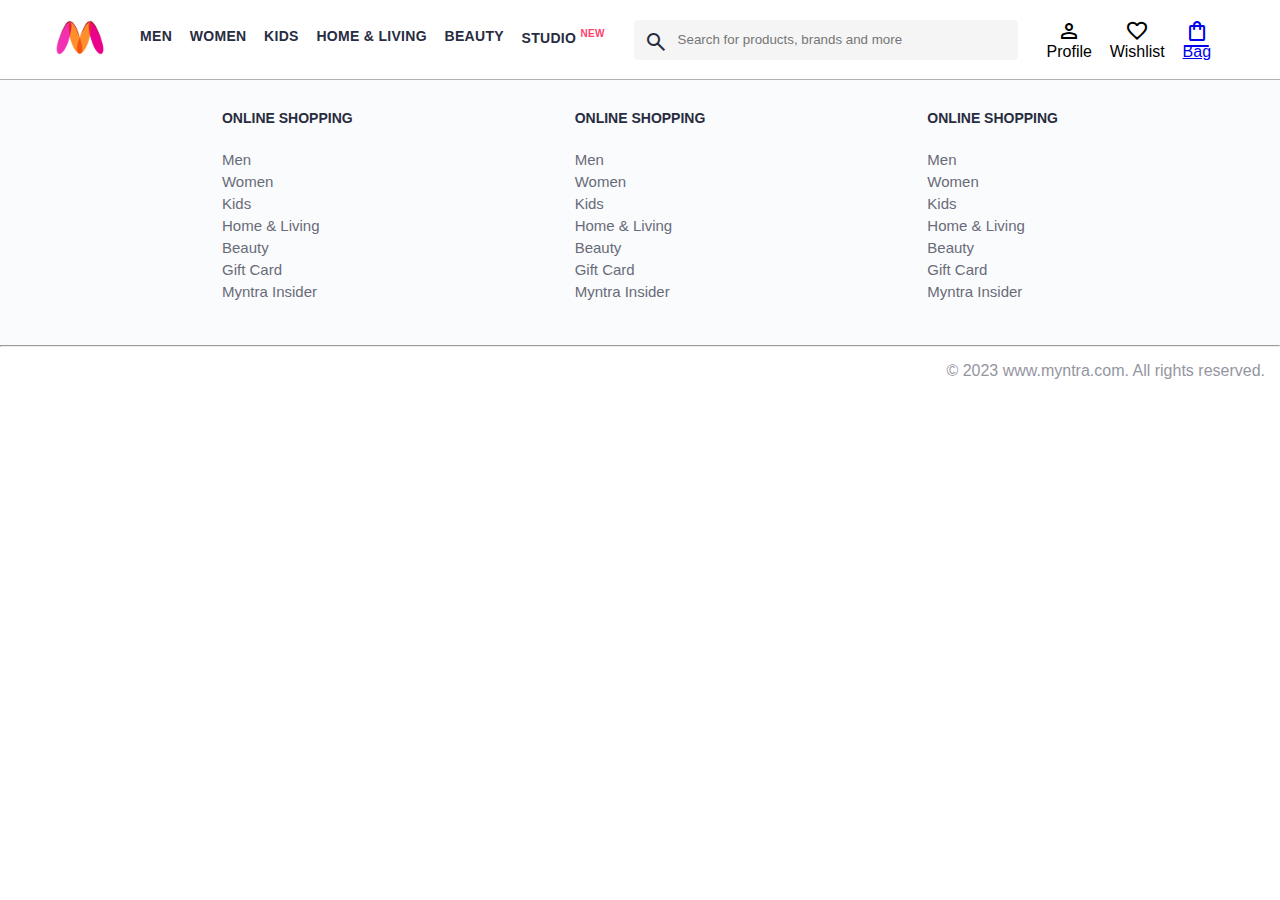
<file: 11 Template Myntra Functional Clone/index.html>
<!DOCTYPE html>
<html lang="en">
<head>
    <title>Myntra Functional Clone</title>
    <link rel="stylesheet" href="css/index.css">
    <link rel="stylesheet" href="https://fonts.googleapis.com/css2?family=Material+Symbols+Outlined:opsz,wght,FILL,GRAD@20..48,100..700,0..1,-50..200" />
</head>
<body>
    <header>
        <div class="logo_container">
            <a href="#"><img class="myntra_home" src="images/myntra_logo.webp" alt="Myntra Home"></a>
        </div>
        <nav class="nav_bar">
            <a href="#">Men</a>
            <a href="#">Women</a>
            <a href="#">Kids</a>
            <a href="#">Home & Living</a>
            <a href="#">Beauty</a>
            <a href="#">Studio <sup>New</sup></a>
        </nav>
        <div class="search_bar">
            <span class="material-symbols-outlined search_icon">search</span>
            <input class="search_input" placeholder="Search for products, brands and more">
        </div>
        <div class="action_bar">
            <div class="action_container">
                <span class="material-symbols-outlined action_icon">person</span>
                <span class="action_name">Profile</span>
            </div>

            <div class="action_container">
                <span class="material-symbols-outlined action_icon">favorite</span>
                <span class="action_name">Wishlist</span>
            </div>

            <a class="action_container" href="pages/bag.html">
                <span class="material-symbols-outlined action_icon">shopping_bag</span>
                <span class="action_name">Bag</span>
            </a>
        </div>
    </header>
    <main>
    </main>
    <footer>
        <div class="footer_container">
            <div class="footer_column">
                <h3>ONLINE SHOPPING</h3>

                <a href="#">Men</a>
                <a href="#">Women</a>
                <a href="#">Kids</a>
                <a href="#">Home & Living</a>
                <a href="#">Beauty</a>
                <a href="#">Gift Card</a>
                <a href="#">Myntra Insider</a>
            </div>

            <div class="footer_column">
                <h3>ONLINE SHOPPING</h3>

                <a href="#">Men</a>
                <a href="#">Women</a>
                <a href="#">Kids</a>
                <a href="#">Home & Living</a>
                <a href="#">Beauty</a>
                <a href="#">Gift Card</a>
                <a href="#">Myntra Insider</a>
            </div>

            <div class="footer_column">
                <h3>ONLINE SHOPPING</h3>

                <a href="#">Men</a>
                <a href="#">Women</a>
                <a href="#">Kids</a>
                <a href="#">Home & Living</a>
                <a href="#">Beauty</a>
                <a href="#">Gift Card</a>
                <a href="#">Myntra Insider</a>
            </div>
        </div>
        <hr>

        <div class="copyright">
            © 2023 www.myntra.com. All rights reserved.
        </div>
    </footer>
</body>
</html>
</file>
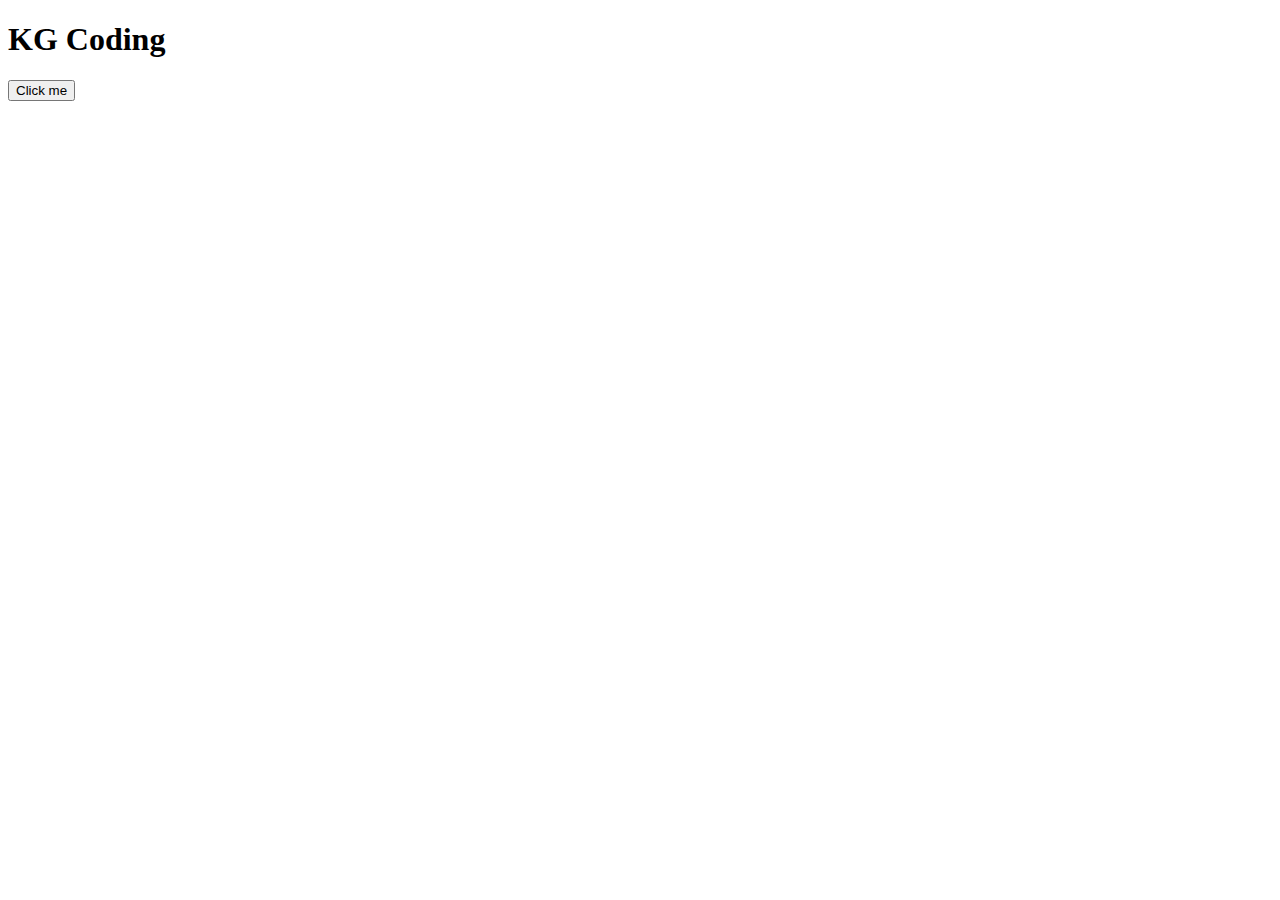
<file: 3 HTML CSS and JS/Chapter Code/index.html>
<!DOCTYPE html>
<html lang="en">
<head>
  <title>Learning HTML</title>
</head>
<body>
  <h1>KG Coding</h1>
  <button id="click-me" onclick="alert('I am clicked')">Click me</button> <br>
  
<script src="scripts/index.js"></script>
</body>
</html>
</file>
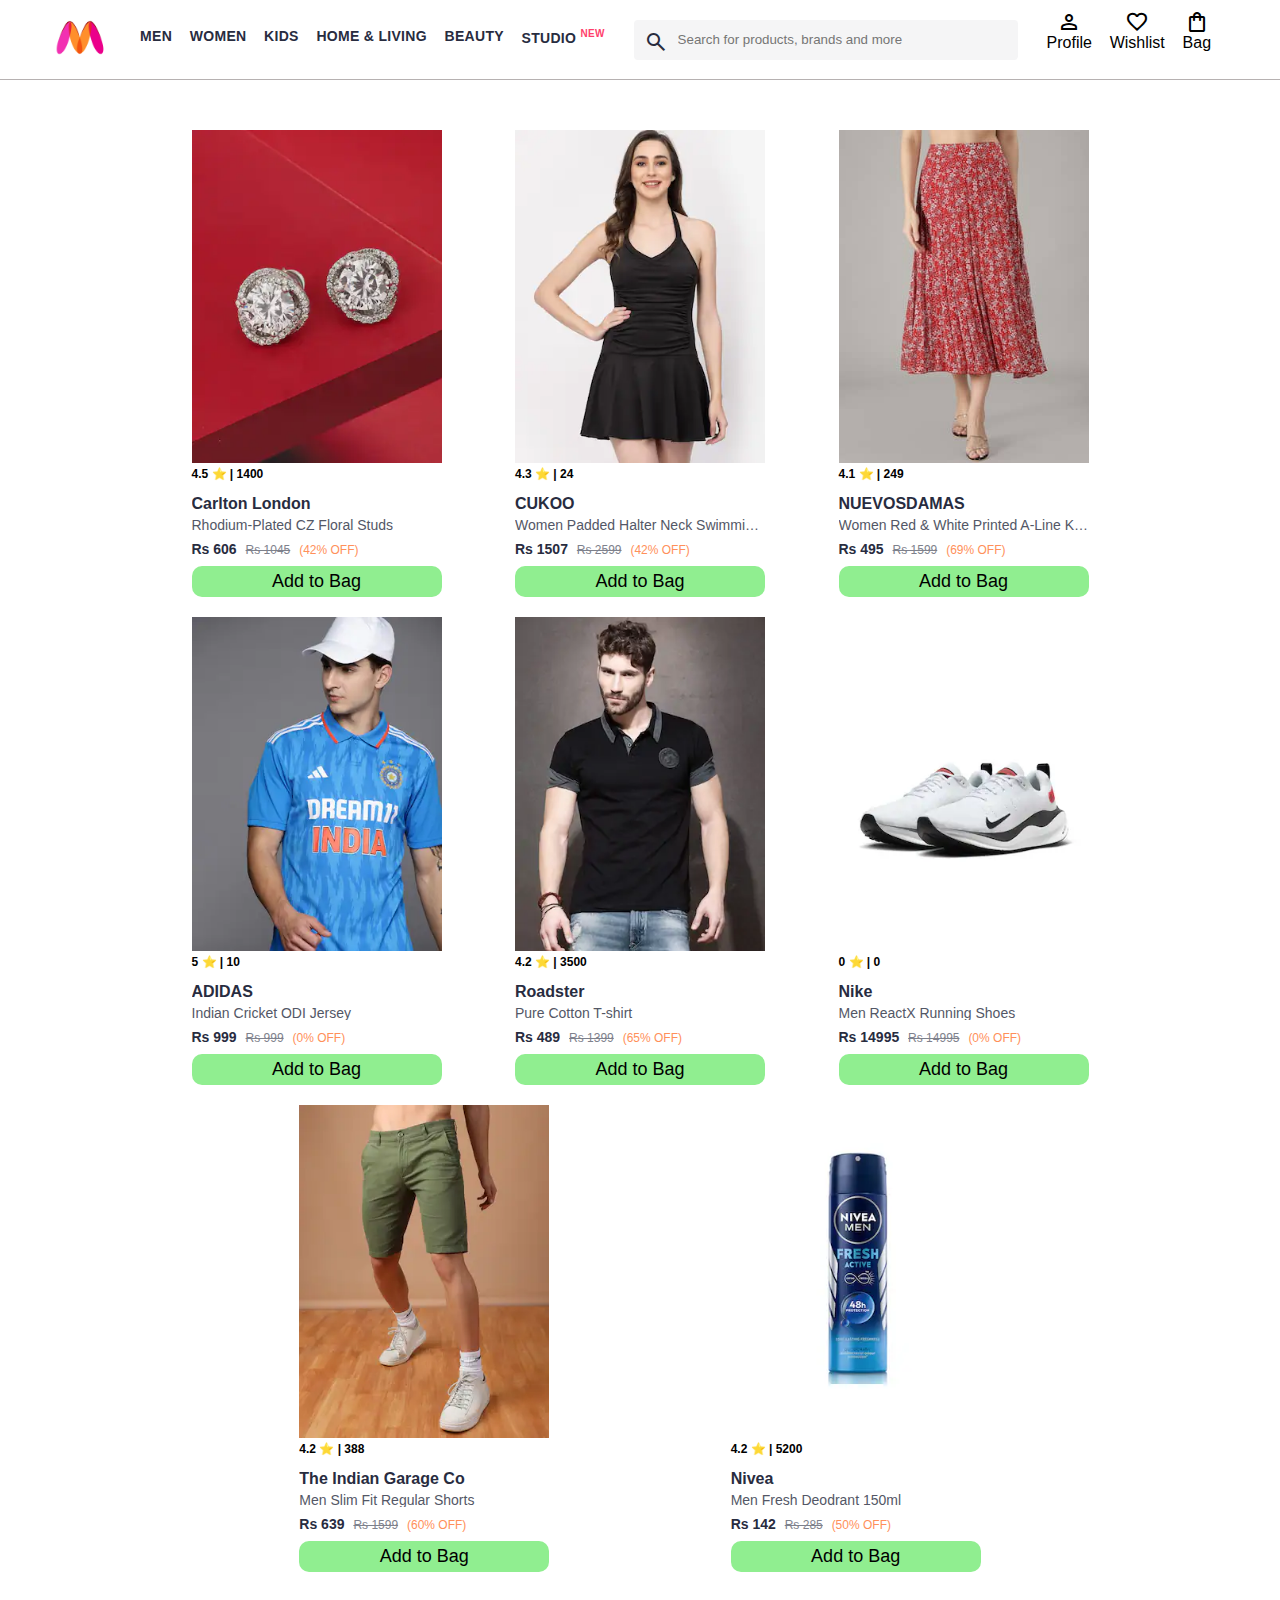
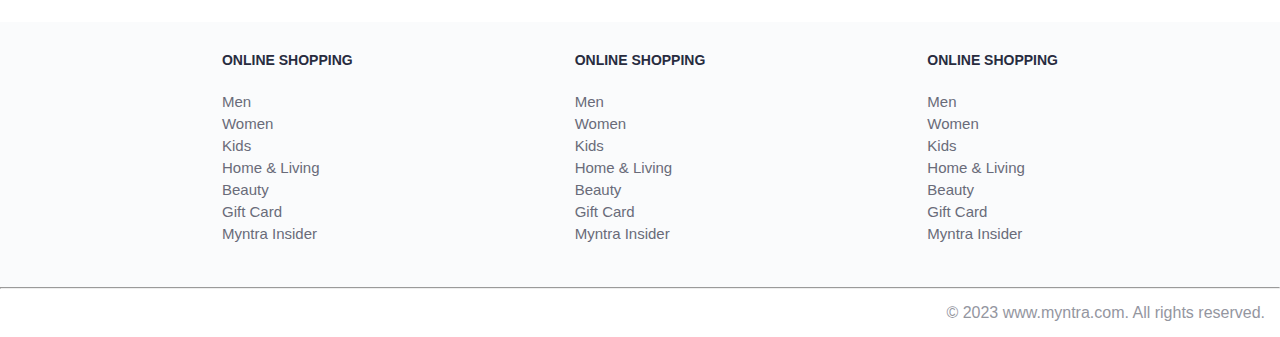
<file: Projects/Project - 4 Myntra Functional Clone/index.html>
<!DOCTYPE html>
<html lang="en">
<head>
    <title>Myntra Functional Clone</title>
    <link rel="stylesheet" href="css/index.css">
    <link rel="stylesheet" href="https://fonts.googleapis.com/css2?family=Material+Symbols+Outlined:opsz,wght,FILL,GRAD@20..48,100..700,0..1,-50..200" />
</head>
<body>
    <!-- HEADER SECTION -->
    <header>
        <div class="logo_container">
            <a href="#"><img class="myntra_home" src="images/myntra_logo.webp" alt="Myntra Home"></a>
        </div>
        <!-- NAVBAR SECTION -->
        <nav class="nav_bar">
            <a href="#">Men</a>
            <a href="#">Women</a>
            <a href="#">Kids</a>
            <a href="#">Home & Living</a>
            <a href="#">Beauty</a>
            <a href="#">Studio <sup>New</sup></a>
        </nav>
        <!-- SEARCH BAR -->
        <div class="search_bar">
            <span class="material-symbols-outlined search_icon">search</span>
            <input class="search_input" placeholder="Search for products, brands and more">
        </div>
        <!-- ACTION BAR -->
        <div class="action_bar">
            <div class="action_container">
                <span class="material-symbols-outlined action_icon">person</span>
                <span class="action_name">Profile</span>
            </div>

            <div class="action_container">
                <span class="material-symbols-outlined action_icon">favorite</span>
                <span class="action_name">Wishlist</span>
            </div>

            <a class="action_container" href="pages/bag.html">
                <span class="material-symbols-outlined action_icon">shopping_bag</span>
                <span class="action_name">Bag</span>
                <span class="bag-item-count">0</span>
            </a>
        </div>
    </header>
    <!-- MAIN SECTION -->
    <main>
        <div class="items-container">
        </div>
    </main>
    <!-- FOOTER SECTION -->
    <footer>
        <div class="footer_container">
            <div class="footer_column">
                <h3>ONLINE SHOPPING</h3>

                <a href="#">Men</a>
                <a href="#">Women</a>
                <a href="#">Kids</a>
                <a href="#">Home & Living</a>
                <a href="#">Beauty</a>
                <a href="#">Gift Card</a>
                <a href="#">Myntra Insider</a>
            </div>

            <div class="footer_column">
                <h3>ONLINE SHOPPING</h3>

                <a href="#">Men</a>
                <a href="#">Women</a>
                <a href="#">Kids</a>
                <a href="#">Home & Living</a>
                <a href="#">Beauty</a>
                <a href="#">Gift Card</a>
                <a href="#">Myntra Insider</a>
            </div>

            <div class="footer_column">
                <h3>ONLINE SHOPPING</h3>

                <a href="#">Men</a>
                <a href="#">Women</a>
                <a href="#">Kids</a>
                <a href="#">Home & Living</a>
                <a href="#">Beauty</a>
                <a href="#">Gift Card</a>
                <a href="#">Myntra Insider</a>
            </div>
        </div>
        <hr>

        <div class="copyright">
            © 2023 www.myntra.com. All rights reserved.
        </div>
    </footer>
    <script src="data/items.js"></script>
    <script src="scripts/index.js"></script>
</body>
</html>
</file>
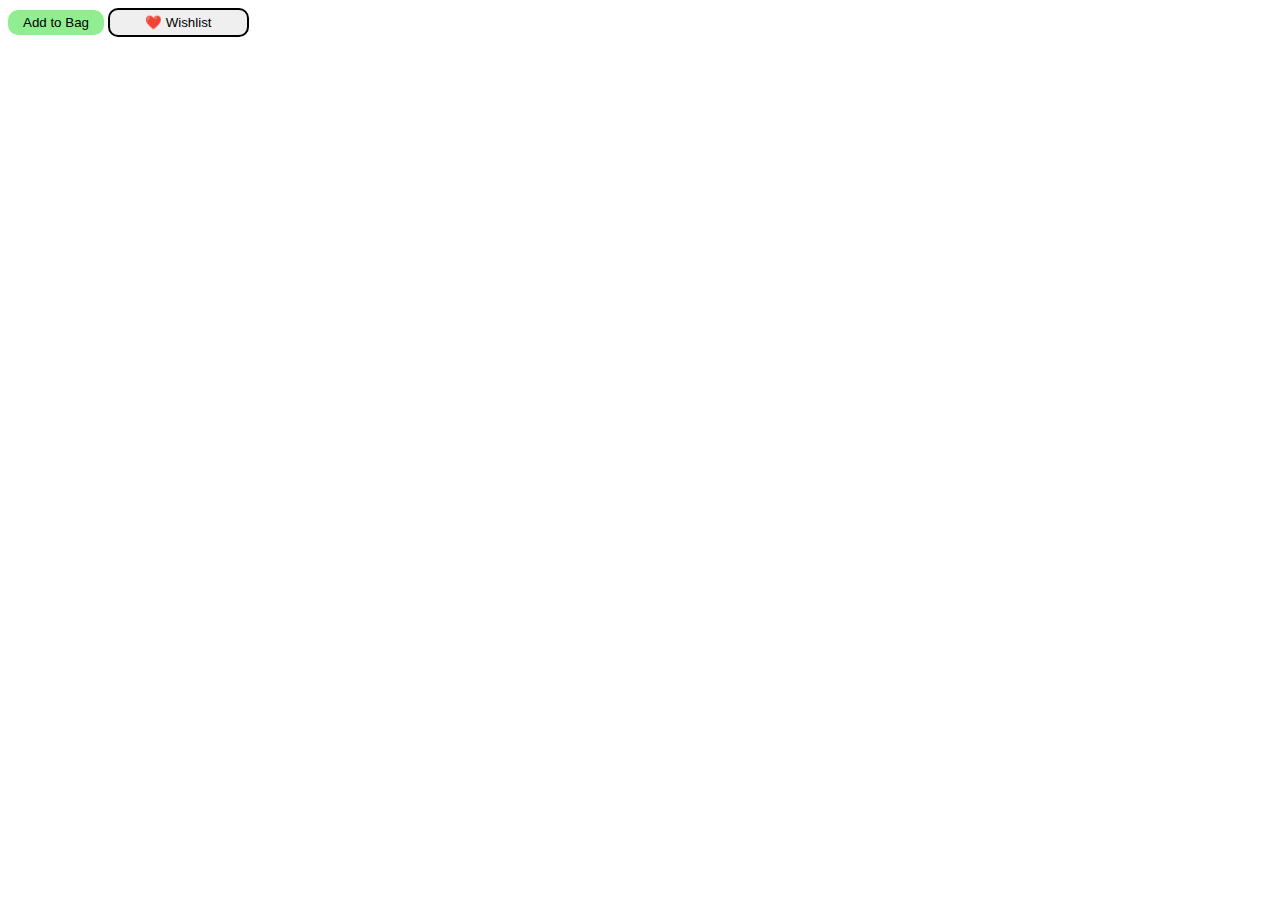
<file: 3 HTML CSS and JS/Practise Set/Practise Set 3.html>
<!DOCTYPE html>
<html lang="en">
<head>
  <title>Practise Set 3</title>
  <link rel="stylesheet" href="css/practise set 3.css">
  <style>
    /*.class-button {
      color: rgb(29, 180, 52);
    }*/
  </style>
</head>
<body>
  <main>
    <button class="bag-button" onclick="
      alert('Item has been added to Bag');
      ">Add to Bag</button>
    <button class="wish-button" onclick="
      alert('Item has been added to the wishlist')
    ">❤️ Wishlist</button>
    <!--
    <button class="class-button">Click</button>
    <button id="id-button">Id button</button>
    <button class="class-button">Class button</button>
    <p>Lorem ipsum dolor sit amet consectetur adipisicing elit. Deleniti, facere.</p> -->
  </main>
  <script>
    //alert('Welcome Buddy');
  </script>
</body>
</html>
</file>
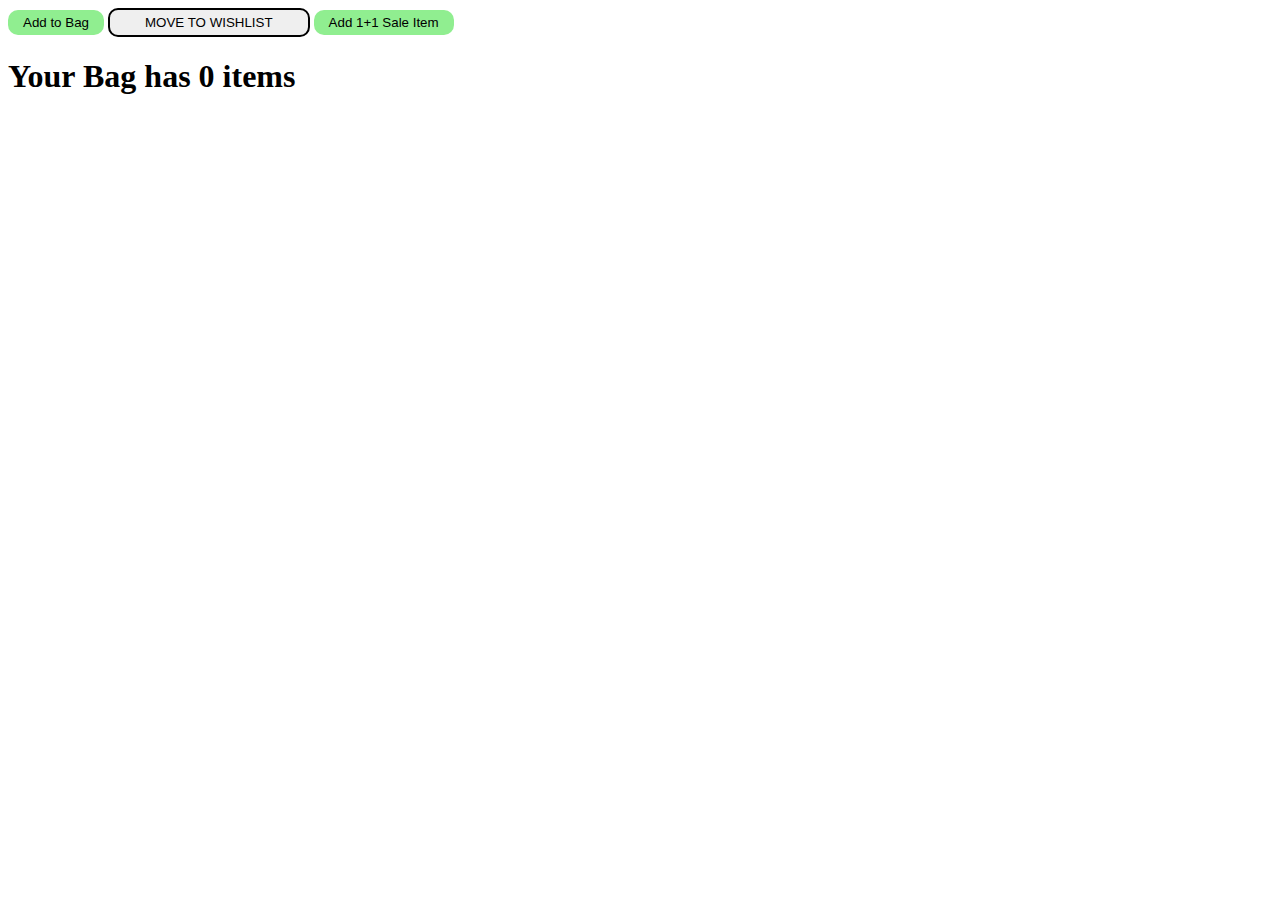
<file: 4 Variables/Practise Set/myntra bag.html>
<!DOCTYPE html>
<html lang="en">
<head>
  <link rel="stylesheet" href="myntra bag.css">
  <title>Myntra Bag</title>
</head>
<body>
  <button class="bag-button" onclick="
  cartQuantity++;
  document.querySelector('#cart-summary').innerText = `Your Bag has ${cartQuantity} items`;
  ">Add to Bag</button>

<button class="wish-button" onclick="
cartQuantity--;
document.querySelector('#cart-summary').innerText = `Your Bag has ${cartQuantity} items`;
">Move to Wishlist</button>

<button class="bag-button" onclick="
cartQuantity += 2;
document.querySelector('#cart-summary').innerText = `Your Bag has ${cartQuantity} items`;
">Add 1+1 Sale Item</button>

<h1 id="cart-summary"></h1>

<script>
  let cartQuantity = 0;
  document.querySelector('#cart-summary').innerText = `Your Bag has ${cartQuantity} items`;
</script>
</body>
</html>
</file>
<file: 11 Template Myntra Functional Clone/css/index.css>
/***************** Item Page CSS **************************/
/*.action_container {
    text-decoration: none;
}
a.action_container:link {
    color:black;
}
.item-details {
    cursor: pointer;
    width: 250px;
    margin: 10px;
}
.stars {
    font-size: 12px;
    font-weight: 700;
    text-align: left;
}
.company {
    font-size: 18px;
    font-weight: 700;
    line-height: 1;
    color: #282c3f;
    margin-bottom: 6px;
    overflow: hidden;
    text-overflow: ellipsis;
    white-space: nowrap;
    margin-top: 20px;
}
.item-name {
    color: #535766;
    font-size: 16px;
    line-height: 1;
    margin-bottom: 0;
    margin-top: 0;
    overflow: hidden;
    text-overflow: ellipsis;
    white-space: nowrap;
    font-weight: 400;
    display: block;
}
.price-container {
    margin-top: 10px;
}
.current-price {
    font-size: 14px;
    font-weight: 700;
    color: #282c3f;
}
.original-price {
    text-decoration: line-through;
    color: #7e818c;
    font-weight: 400;
    margin-left: 5px;
    font-size: 12px;
}
.discount-percentage {
    color: #ff905a;
    font-weight: 400;
    font-size: 12px;
    margin-left: 5px;
}
.btn-bag {
    background-color: lightgreen;
    border: none;
    padding: 5px 15px;
    border-radius: 10px;
    width: 100%;
    margin-top: 7px;
    font-size: 20px;
    cursor: pointer;
}
.bag-items {
    background-color: #f16565;
    white-space: nowrap;
    text-align: center;
    line-height: 18px;
    padding: 0 6px;
    height: 18px;
    position: relative;
    border-radius: 50%;
    font-size: 12px;
    color: #fff;
    left: 13px;
    top: -44px;
    font-weight: 700;
    cursor: pointer;
}*/

* {
    margin: 0;
    padding: 0;
    font-family: Assistant,-apple-system,BlinkMacSystemFont,Segoe UI,Roboto,Helvetica,Arial,sans-serif;
    box-sizing: border-box;
}
header {
    display: flex;
    background-color: #ffffff;
    height: 80px;
    justify-content: space-between;
    align-items: center;
    border-bottom: 1px solid #b6b1b1;
}
.myntra_home {
    height: 45px;
}
.logo_container {
    margin-left: 4%;
}
.action_bar {
    margin-right: 4%;
}
.nav_bar {
    display: flex;
    min-width: 500px;
    justify-content: space-evenly;
}
.nav_bar a {
    font-size: 14px;
    letter-spacing: .3px;
    color: #282c3f;
    font-weight: 700;
    text-transform: uppercase;
    text-decoration: none;
    padding: 28px 0;
    border-bottom: 5px solid #ffffff;
}
.nav_bar a:hover {
    border-bottom: 4px solid #f54e77;
}

.nav_bar a sup {
    color: #ff3f6c;
    font-size: 10px;
}

.search_bar {
    height: 40px;
    min-width: 200px;
    width: 30%;
    display: flex;
    align-items: center;
}
.search_icon {
    box-sizing: content-box;
    height: 20px;
    padding: 10px;

    background-color: #f5f5f6;
    color: #282c3f;
    font-weight: 300;
    border-radius: 4px 0 0 4px;
}
.search_input {
    color: #696e79;
    background-color: #f5f5f6;
    flex-grow: 1;
    height: 40px;
    border: 0;
    border-radius: 0 4px 4px 0;
}

.action_bar {
    display: flex;
    min-width: 200px;
    justify-content: space-evenly;
}

.action_container {
    display: flex;
    flex-direction: column;
    align-items: center;
}

/* Main section */
.banner_container {
    margin: 40px 0;
}
.banner_image {
    width: 100%;
}

.category_heading {
    text-transform: uppercase;
    color: #3e4152;
    letter-spacing: .15em;
    font-size: 1.8em;
    margin: 50px 0 10px 30px;
    max-height: 5em;
    font-weight: 700;
}

.category-items {
    width: 80%;
    margin: 50px 10%;
    display: flex;
    flex-wrap: wrap;
    justify-content: space-evenly;
}

.sale_item {
    width: 250px;
}

.footer_container {
    padding: 30px 0px 40px 0px;
    background: #FAFBFC;
    display: flex;
    justify-content: space-evenly;
}

.footer_column {
    display: flex;
    flex-direction: column;
}

.footer_column h3 {
    color: #282c3f;
    font-size: 14px;
    margin-bottom: 25px;
}

.footer_column a {
    color: #696b79;
    font-size: 15px;
    text-decoration: none;
    padding-bottom: 5px;
}

.copyright {
    color: #94969f;
    text-align: end;
    padding: 15px;
}
</file>
<file: Projects/Project - 4 Myntra Functional Clone/css/index.css>
/***************** Item Page CSS **************************/
/*.action_container {
    text-decoration: none;
}
a.action_container:link {
    color:black;
}
.item-details {
    cursor: pointer;
    width: 250px;
    margin: 10px;
}
.stars {
    font-size: 12px;
    font-weight: 700;
    text-align: left;
}
.company {
    font-size: 18px;
    font-weight: 700;
    line-height: 1;
    color: #282c3f;
    margin-bottom: 6px;
    overflow: hidden;
    text-overflow: ellipsis;
    white-space: nowrap;
    margin-top: 20px;
}
.item-name {
    color: #535766;
    font-size: 16px;
    line-height: 1;
    margin-bottom: 0;
    margin-top: 0;
    overflow: hidden;
    text-overflow: ellipsis;
    white-space: nowrap;
    font-weight: 400;
    display: block;
}
.price-container {
    margin-top: 10px;
}
.current-price {
    font-size: 14px;
    font-weight: 700;
    color: #282c3f;
}
.original-price {
    text-decoration: line-through;
    color: #7e818c;
    font-weight: 400;
    margin-left: 5px;
    font-size: 12px;
}
.discount-percentage {
    color: #ff905a;
    font-weight: 400;
    font-size: 12px;
    margin-left: 5px;
}
.btn-bag {
    background-color: lightgreen;
    border: none;
    padding: 5px 15px;
    border-radius: 10px;
    width: 100%;
    margin-top: 7px;
    font-size: 20px;
    cursor: pointer;
}
.bag-items {
    background-color: #f16565;
    white-space: nowrap;
    text-align: center;
    line-height: 18px;
    padding: 0 6px;
    height: 18px;
    position: relative;
    border-radius: 50%;
    font-size: 12px;
    color: #fff;
    left: 13px;
    top: -44px;
    font-weight: 700;
    cursor: pointer;
}*/

* {
    margin: 0;
    padding: 0;
    font-family: Assistant,-apple-system,BlinkMacSystemFont,Segoe UI,Roboto,Helvetica,Arial,sans-serif;
    box-sizing: border-box;
}
header {
    display: flex;
    background-color: #ffffff;
    height: 80px;
    justify-content: space-between;
    align-items: center;
    border-bottom: 1px solid #b6b1b1;
}
.myntra_home {
    height: 45px;
}
.logo_container {
    margin-left: 4%;
}
.action_bar {
    margin-right: 4%;
}
.nav_bar {
    display: flex;
    min-width: 500px;
    justify-content: space-evenly;
}
.nav_bar a {
    font-size: 14px;
    letter-spacing: .3px;
    color: #282c3f;
    font-weight: 700;
    text-transform: uppercase;
    text-decoration: none;
    padding: 28px 0;
    border-bottom: 5px solid #ffffff;
}
.nav_bar a:hover {
    border-bottom: 4px solid #f54e77;
}

.nav_bar a sup {
    color: #ff3f6c;
    font-size: 10px;
}

.search_bar {
    height: 40px;
    min-width: 200px;
    width: 30%;
    display: flex;
    align-items: center;
}
.search_icon {
    box-sizing: content-box;
    height: 20px;
    padding: 10px;

    background-color: #f5f5f6;
    color: #282c3f;
    font-weight: 300;
    border-radius: 4px 0 0 4px;
}
.search_input {
    color: #696e79;
    background-color: #f5f5f6;
    flex-grow: 1;
    height: 40px;
    border: 0;
    border-radius: 0 4px 4px 0;
}

.action_bar {
    display: flex;
    min-width: 200px;
    justify-content: space-evenly;
}

.action_container {
    display: flex;
    flex-direction: column;
    align-items: center;
}

/* Main section */
.banner_container {
    margin: 40px 0;
}
.banner_image {
    width: 100%;
}

.category_heading {
    text-transform: uppercase;
    color: #3e4152;
    letter-spacing: .15em;
    font-size: 1.8em;
    margin: 50px 0 10px 30px;
    max-height: 5em;
    font-weight: 700;
}

.category-items, .items-container {
    width: 80%;
    margin: 50px 10%;
    display: flex;
    flex-wrap: wrap;
    justify-content: space-evenly;
}

.sale_item {
    width: 250px;
}

.footer_container {
    padding: 30px 0px 40px 0px;
    background: #FAFBFC;
    display: flex;
    justify-content: space-evenly;
}

.footer_column {
    display: flex;
    flex-direction: column;
}

.footer_column h3 {
    color: #282c3f;
    font-size: 14px;
    margin-bottom: 25px;
}

.footer_column a {
    color: #696b79;
    font-size: 15px;
    text-decoration: none;
    padding-bottom: 5px;
}

.copyright {
    color: #94969f;
    text-align: end;
    padding: 15px;
}

.items-container {
    width: 80%;
    margin: 40px 10%;
}
.item-container {
    width: 250px;
    margin: 10px;
}
.item-image {
    width: 100%;
}
.rating {
    font-size: 12px;
    font-weight: 700;
}
.company-name {
    margin-top: 15px;
    font-size: 16px;
    font-weight: 700;
    line-height: 1;
    color: #282c3f;
    margin-bottom: 6px;
    overflow: hidden;
    text-overflow: ellipsis;
    white-space: nowrap;
}
.item-name {
    color: #535766;
    font-size: 14px;
    line-height: 1;
    margin-bottom: 0;
    margin-top: 0;
    overflow: hidden;
    text-overflow: ellipsis;
    white-space: nowrap;
    font-weight: 400;
    display: block;
}
.price {
    margin-top: 10px;
    font-size: 14px;
    line-height: 15px;
    color: #282c3f;
    white-space: nowrap;
}
.current-price {
    font-size: 14px;
    font-weight: 700;
    color: #282c3f;
}
.original-price {
    text-decoration: line-through;
    color: #7e818c;
    font-weight: 400;
    margin-left: 5px;
    font-size: 12px;
}
.discount {
    color: #ff905a;
    font-weight: 400;
    font-size: 12px;
    margin-left: 5px;
}
.btn-add-bag {
    margin-top: 8px;
    font-size: 18px;
    width: 100%;
    background-color: lightgreen;
    border: none;
    padding: 5px 15px;
    border-radius: 10px;
    cursor: pointer;
}
.bag-item-count {
    background-color: #f16565;
    white-space: nowrap;
    text-align: center;
    line-height: 18px;
    padding: 0 6px;
    height: 18px;
    position: relative;
    border-radius: 50%;
    font-size: 12px;
    color: #fff;
    left: 13px;
    top: -44px;
    font-weight: 700;
    cursor: pointer;
}
.action_container {
    text-decoration: none;
}
a.action_container:link {
    color:black;
}
</file>
<file: 3 HTML CSS and JS/Practise Set/css/practise set 3.css>
.bag-button {
  background-color: lightgreen;
  border: none;
  padding: 5px 15px;
  border-radius: 10px;
}
.wish-button {
  padding: 5px 35px;
  border: 2px solid black;
  border-radius: 10px;
}
</file>
<file: 4 Variables/Practise Set/myntra bag.css>
.bag-button {
  background-color: lightgreen;
  border: none;
  padding: 5px 15px;
  border-radius: 10px;
}
.wish-button {
  padding: 5px 35px;
  border: 2px solid black;
  border-radius: 10px;
  text-transform: uppercase;
}
</file>
